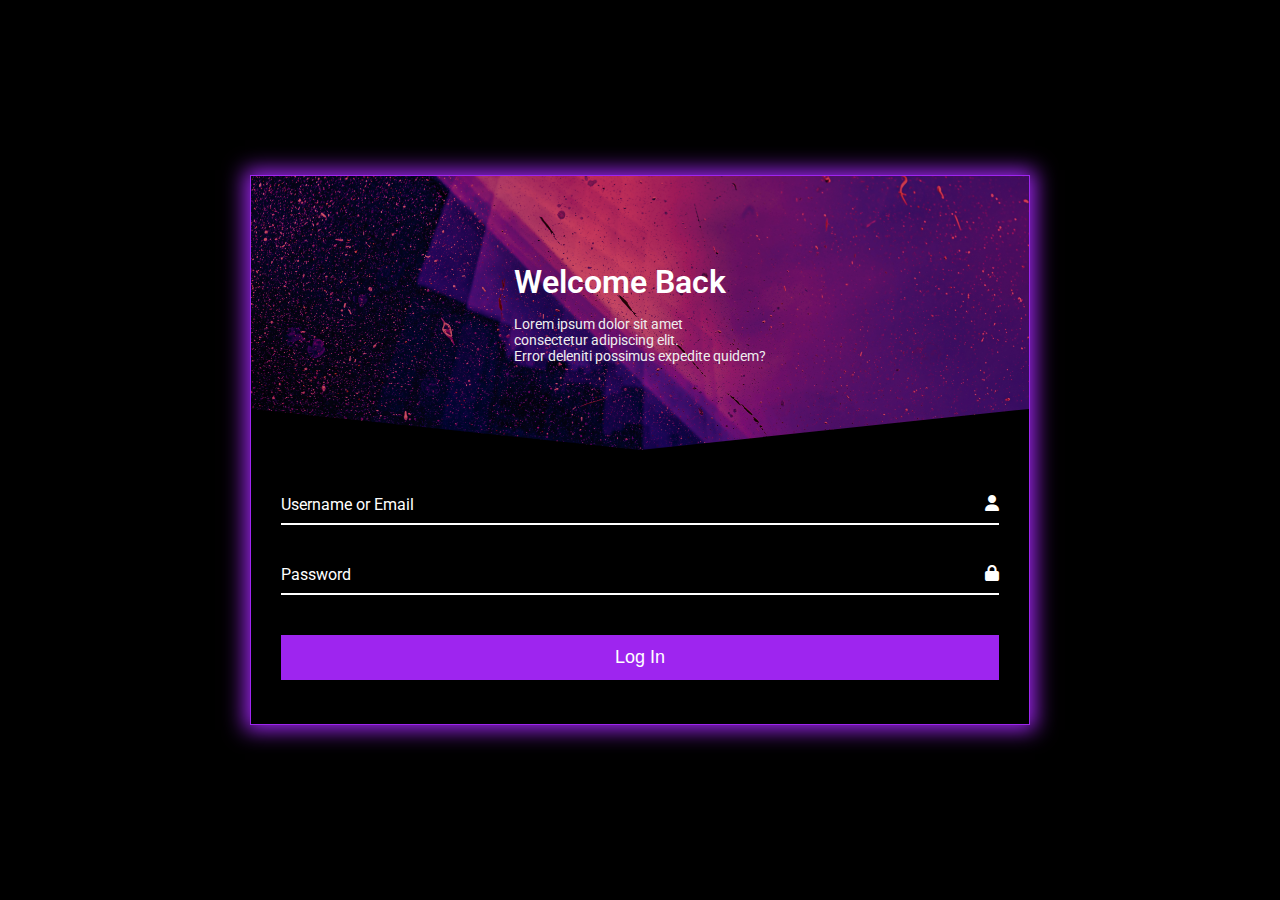
<file: basic-html-css/login/Project_login_one/index.html>
<!DOCTYPE html>
<html xmlns:link="http://www.w3.org/1999/html" xmlns="http://www.w3.org/1999/html">
    <head>
        <meta charset="utf-8" />
        <meta name="viewport" content="width=device-width, initial-scale=1.0" />
        <title>Login Form</title>
        <!-- Font Awesome CDN -->
        <link rel="stylesheet" href="https://cdnjs.cloudflare.com/ajax/libs/font-awesome/6.7.2/css/all.min.css" integrity="sha512-Evv84Mr4kqVGRNSgIGL/F/aIDqQb7xQ2vcrdIwxfjThSH8CSR7PBEakCr51Ck+w+/U6swU2Im1vVX0SVk9ABhg==" crossorigin="anonymous" referrerpolicy="no-referrer" />
        <!-- CSS File -->
        <link rel="stylesheet" href="style.css">
    </head>
    <body>
        <div class="container">
            <div class="form-wrapper">
                <div class="welcome">
                    <div>
                        <h2>welcome back</h2>
                        <p>Lorem ipsum dolor sit amet
                            <br>consectetur adipiscing elit.</br>
                           Error deleniti possimus expedite quidem?</p>
                    </div>
                </div>
                <div class="login-form">
                    <form action="#">
                        <div class="input-group">
                            <input type="text" name="username" id="username" required>
                            <label for="username">Username or Email</label>
                            <i class="fa-solid fa-user"></i>
                        </div>
                        <div class="input-group">
                            <input type="password" name="password" id="password" required>
                            <label for="password">Password</label>
                            <i class="fa-solid fa-lock"></i>
                        </div>
                        <button class="btn">log in</button>
                    </form>
                </div>
            </div>
        </div>
    </body>
</html>
</file>
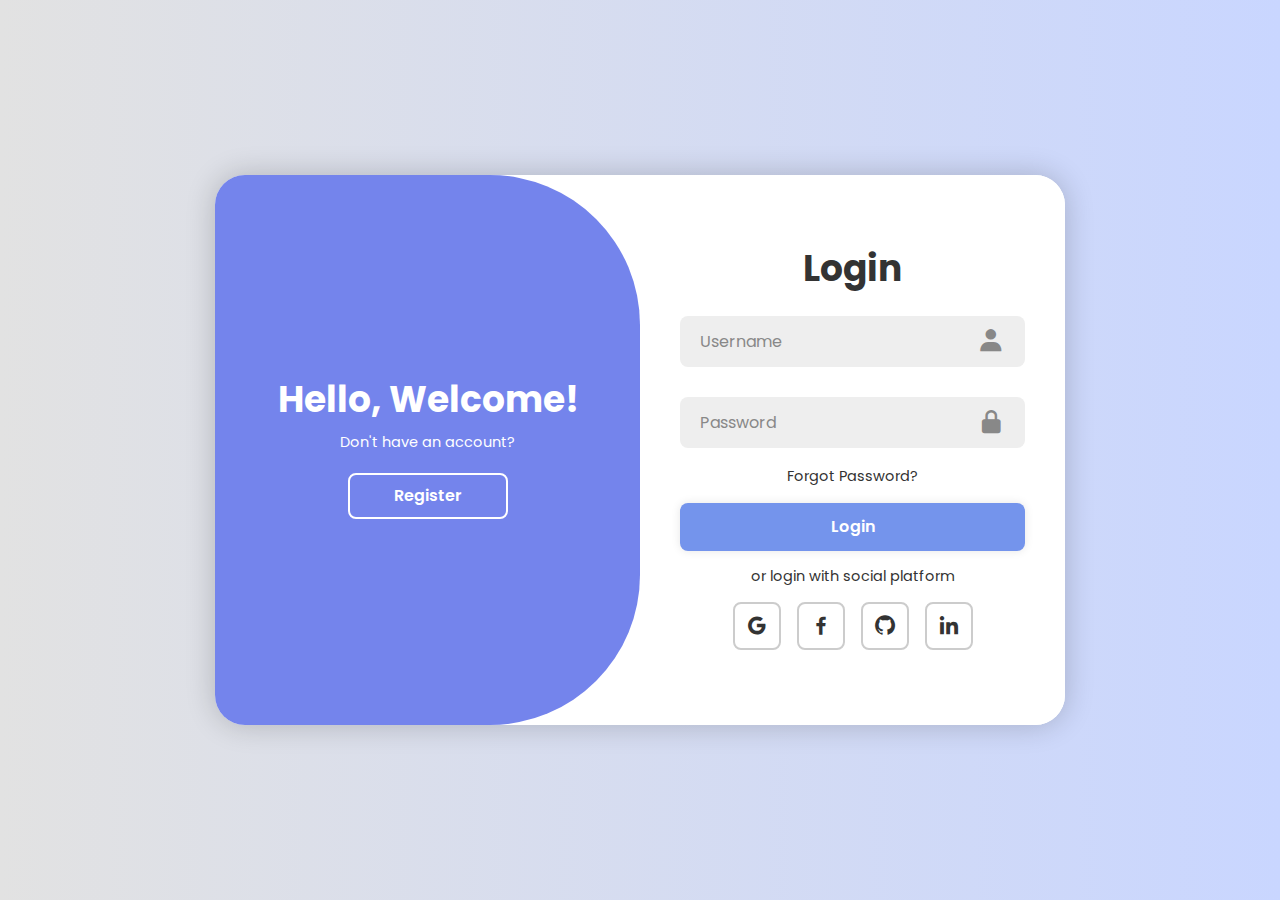
<file: javascript/dynamic-login/LoginRegistrationResponsive/index.html>
<!DOCTYPE html>
<html lang="en">
<head>
    <meta charset="UTF-8">
    <meta http-equiv="X-UA-Compatible" content="IE=edge">
    <meta name="viewport" content="width=device-width, initial-scale=1.0">
    <title>Responsive Login And Registration Form Using HTML CSS & Javascript | Codehal</title>
    <link rel="stylesheet" href="style.css">
    <link href='https://unpkg.com/boxicons@2.1.4/css/boxicons.min.css' rel='stylesheet'>
</head>
<body>
    <div class="container">
        <div class="form-box login">
            <form action="">
                <h1>Login</h1>
                <div class="input-box">
                    <input type="text" placeholder="Username" required>
                    <i class='bx bxs-user'></i>
                </div>
                <div class="input-box">
                    <input type="password" placeholder="Password" required>
                    <i class='bx bxs-lock-alt'></i>
                </div>
                <div class="forgot-link">
                    <a href="#">Forgot Password?</a>
                </div>
                <button type="submit" class="btn">Login</button>
                <p>or login with social platform</p>
                <div class="social-icons">
                    <a href="#"><i class='bx bxl-google'></i></a>
                    <a href="#"><i class='bx bxl-facebook'></i></a>
                    <a href="#"><i class='bx bxl-github'></i></a>
                    <a href="#"><i class='bx bxl-linkedin'></i></a>
                </div>
            </form>
        </div>

        <div class="form-box register">
            <form action="">
                <h1>Registration</h1>
                <div class="input-box">
                    <input type="text" placeholder="Username" required>
                    <i class='bx bxs-user'></i>
                </div>
                <div class="input-box">
                    <input type="email" placeholder="Email" required>
                    <i class='bx bxs-envelope'></i>
                </div>
                <div class="input-box">
                    <input type="password" placeholder="Password" required>
                    <i class='bx bxs-lock-alt'></i>
                </div>
                <button type="submit" class="btn">Register</button>
                <p>or register with social platform</p>
                <div class="social-icons">
                    <a href="#"><i class='bx bxl-google'></i></a>
                    <a href="#"><i class='bx bxl-facebook'></i></a>
                    <a href="#"><i class='bx bxl-github'></i></a>
                    <a href="#"><i class='bx bxl-linkedin'></i></a>
                </div>
            </form>
        </div>

        <div class="toggle-box">
            <div class="toggle-panel toggle-left">
                <h1>Hello, Welcome!</h1>
                <p>Don't have an account?</p>
                <button class="btn register-btn">Register</button>
            </div>
            <div class="toggle-panel toggle-right">
                <h1>Welcome Back!</h1>
                <p>Already have an account?</p>
                <button class="btn login-btn">Login</button>
            </div>
        </div>

    </div>

    <script src="script.js"></script>
</body>
</html>
</file>
<file: basic-html-css/login/Project_login_one/style.css>
@import url('https://fonts.googleapis.com/css2?family=Roboto:ital,wght@0,100..900;1,100..900&display=swap');

*{
    margin: 0;
    padding: 0;
    box-sizing: border-box;
}

body{
    font-family: "Roboto", sans-serif;
    overflow-x: hidden;
}

.container{
    width: 100vw;
    min-height: 100vh;
    padding: 20px;
    background: #000000;
    color: white;
    display: flex;
    justify-content: center;
    align-items: center;
}

.form-wrapper{
    position: relative;
    width: 100%;
    max-width: 780px;
    min-height: 550px;
    box-shadow: 0 0 20px 5px #9e25ef;
    border: 1px solid #9e25ef;
}

.welcome, .login-form{
    position: absolute;
    display: flex;
    justify-content: center;
    align-items: center;
    flex-direction: column;
    padding: 30px;
    width: 100%;
    height: 50%;
}

.welcome{
    background: url("bg.jpg") no-repeat center center/cover;
    background-color: rgba(0, 0, 0, 0.2);
    background-blend-mode: darken;
    clip-path: polygon(100% 0, 100% 85%, 50% 100%, 0 85%, 0 0);
    animation: animate-welcome 1s linear;
}

.login-form{
    bottom: 0;
    animation: animate-form 1s linear;
}

@keyframes animate-welcome {
    from{
        top: -200%;
    }
    to{
        top: 0%;
    }
}

@keyframes animate-form {
    from{
        bottom: -200%;
    }
    to{
        bottom: 0%;
    }
}

.welcome h2 {
    text-transform: capitalize;
    margin-bottom: 15px;
    font-size: 32px;
    font-weight: 600;
}

.welcome p {
    font-size: 14px;
    color: #eee;
}

form {
    width: 100%;
}

.input-group {
    position: relative;
    margin-bottom: 40px;
}

.input-group input {
    display:  block;
    width: 100%;
    padding: 5px;
    border: 0;
    outline: 0;
    background: transparent;
    border-bottom: 2px solid #fff;
    color: #fff;
    font-size: 16px;
    transition: 0.5s;
}

.input-group input:focus,
.input-group input:valid {
    border-bottom-color: #9e25ef;
}

.input-group label {
    position: absolute;
    top: 0;
    left: 0;
    transition: 0.5s;
}

.input-group input:focus ~ label,
.input-group label:valid ~ label {
    font-size: 12px;
    top: -16px;
    color: #9e25ef;
}

.input-group i {
    position: absolute;
    top: 0;
    right: 0px;
}

.input-group input:focus ~ i,
.input-group label:valid ~ i {
    color: #9e25ef;
}

.btn {
    width: 100%;
    padding: 10px;
    text-transform: capitalize;
    background: #9e25ef;
    border: 2px solid #9e25ef;
    color: #fff;
    outline: 0;
    font-size: 18px;
    cursor: pointer;
    transition: 0.5s;
}

.btn:hover {
    background: transparent;
}

@media (max-width: 600px) {
    .form-wrapper{
        min-height: 450px;
    }

    .welcome, .login-form {
        width: 50%;
        height: 100%;
    }

    .welcome{
        clip-path: polygon(0 0, 85% 0, 100% 50%, 85% 100%, 0 100%);
    }

    .login-form{
        right: 0;
    }

    .welcome h2{
        font-size:  40px;
        margin-bottom: 20px;
    }

    @keyframes animate-welcome {
        from{
            left: -200%;
        }
        to{
            left: 0%;
        }
    }

    @keyframes animate-form {
        from{
            right: -200%;
        }
        to{
            right: 0%;
        }
    }

}
</file>
<file: javascript/dynamic-login/LoginRegistrationResponsive/style.css>
@import url('https://fonts.googleapis.com/css2?family=Poppins:wght@300;400;500;600;700;800;900&display=swap');

* {
    margin: 0;
    padding: 0;
    box-sizing: border-box;
    font-family: 'Poppins', sans-serif;
}

body {
    display: flex;
    justify-content: center;
    align-items: center;
    min-height: 100vh;
    background: linear-gradient(90deg, #e2e2e2, #c9d6ff);
}

.container {
    position: relative;
    width: 850px;
    height: 550px;
    background: #fff;
    border-radius: 30px;
    box-shadow: 0 0 30px rgba(0, 0, 0, 0.2);
    margin: 20px;
    overflow: hidden;
}

.form-box {
    position: absolute;
    right: 0;
    width: 50%;
    height: 100%;
    background: #fff;
    display: flex;
    align-items: center;
    color: #333;
    text-align: center;
    padding: 40px;
    z-index: 1;
    transition: .6s ease-in-out 1.2s, visibility 0s 1s;
}

.container.active .form-box {
    right: 50%;
}

.form-box.register {
    visibility: hidden;
}

.container.active .form-box.register {
    visibility: visible;
}

form {
    width: 100%;
}

.container h1 {
    font-size: 36px;
    margin: -10px 0;
}

.input-box {
    position: relative;
    margin: 30px 0;
}

.input-box input {
    width: 100%;
    padding: 13px 50px 13px 20px;
    background: #eee;
    border-radius: 8px;
    border: none;
    outline: none;
    font-size: 16px;
    color: #333;
    font-weight: 500;
}

.input-box input::placeholder {
    color: #888;
    font-weight: 400;
}

.input-box i {
    position: absolute;
    right: 20px;
    top: 50%;
    transform: translateY(-50%);
    font-size: 28px;
    color: #888;
}

.forgot-link {
    margin: -15px 0 15px;
}

.forgot-link a {
    font-size: 14.5px;
    color: #333;
    text-decoration: none;
}

.btn {
    width: 100%;
    height: 48px;
    background: #7494ec;
    border-radius: 8px;
    box-shadow: 0 0 10px rgba(0, 0, 0, 0.1);
    border:  none;
    cursor: pointer;
    font-size: 16px;
    color: #fff;
    font-weight: 600;
}

.container p {
    font-size: 14.5px;
    margin: 15px 0;
}

.social-icons {
    display: flex;
    justify-content: center;
}

.social-icons a {
    display: inline-flex;
    padding: 10px;
    border: 2px solid #ccc;
    border-radius: 8px;
    font-size: 24px;
    color: #333;
    text-decoration: none;
    margin: 0 8px;
}

.toggle-box {
    position: absolute;
    width: 100%;
    height: 100%;
}

.toggle-box::before {
    content: '';
    position: absolute;
    left: -250%;
    width: 300%;
    height: 100%;
    background: #7484ec;
    border-radius: 150px;
    z-index: 2;
    transition: 1.8s ease-in-out;
}

.container.active .toggle-box::before {
    left: 50%;
}

.toggle-panel {
    position: absolute;
    width: 50%;
    height: 100%;
    color: #fff;
    display: flex;
    flex-direction: column;
    justify-content: center;
    align-items: center;
    z-index: 2;
    transition: .6s ease-in-out;
}

.toggle-panel.toggle-left {
    left: 0;
    transition-delay:  1.2s;
}

.container.active .toggle-panel.toggle-left {
    left: -50%;
    transition-delay: .6s ;
}

.toggle-panel.toggle-right{
    right: -50%;
    transition-delay: .6s;
}

.container.active .toggle-panel.toggle-right {
    right: 0;
    transition-delay: 1.2s ;
}

.toggle-panel p{
    margin-bottom: 20px;
}

.toggle-panel .btn {
    width: 160px;
    height: 46px;
    background: transparent;
    border: 2px solid #fff;
    box-shadow: none;
}

@media screen and (max-width: 650px) {
    .container {
        height: calc(100vh - 40px);
    }

    .form-box {
        bottom: 0;
        width: 100%;
        height: 70%;
    }

    .container.active .form-box {
        right: 0;
        bottom: 36%;
    }

    .toggle-box::before {
        left: 0;
        top: -270%;
        width: 100%;
        height: 300%;
        border-radius: 20vw;
    }

    .container.active .toggle-box::before {
        left: 0;
        top: 70%;
    }

    .toggle-panel {
        width: 100%;
        height:  30%;
    }

    .toggle-panel.toggle-left {
        top: 0;
    }

    .container.active .toggle-panel.toggle-left {
        left: 0;
        top: -30%;
    }

    .toggle-panel.toggle-right {
        right: 0;
        bottom: -30%;
    }

    .container.active .toggle-panel.toggle-right {
        bottom: 0;
    }
}

@media screen and (max-width: 400px) {
    .form-box{
        padding: 20px;
    }

    .toggle-panel h1 {
        font-size: 30px;
    }
}
</file>
